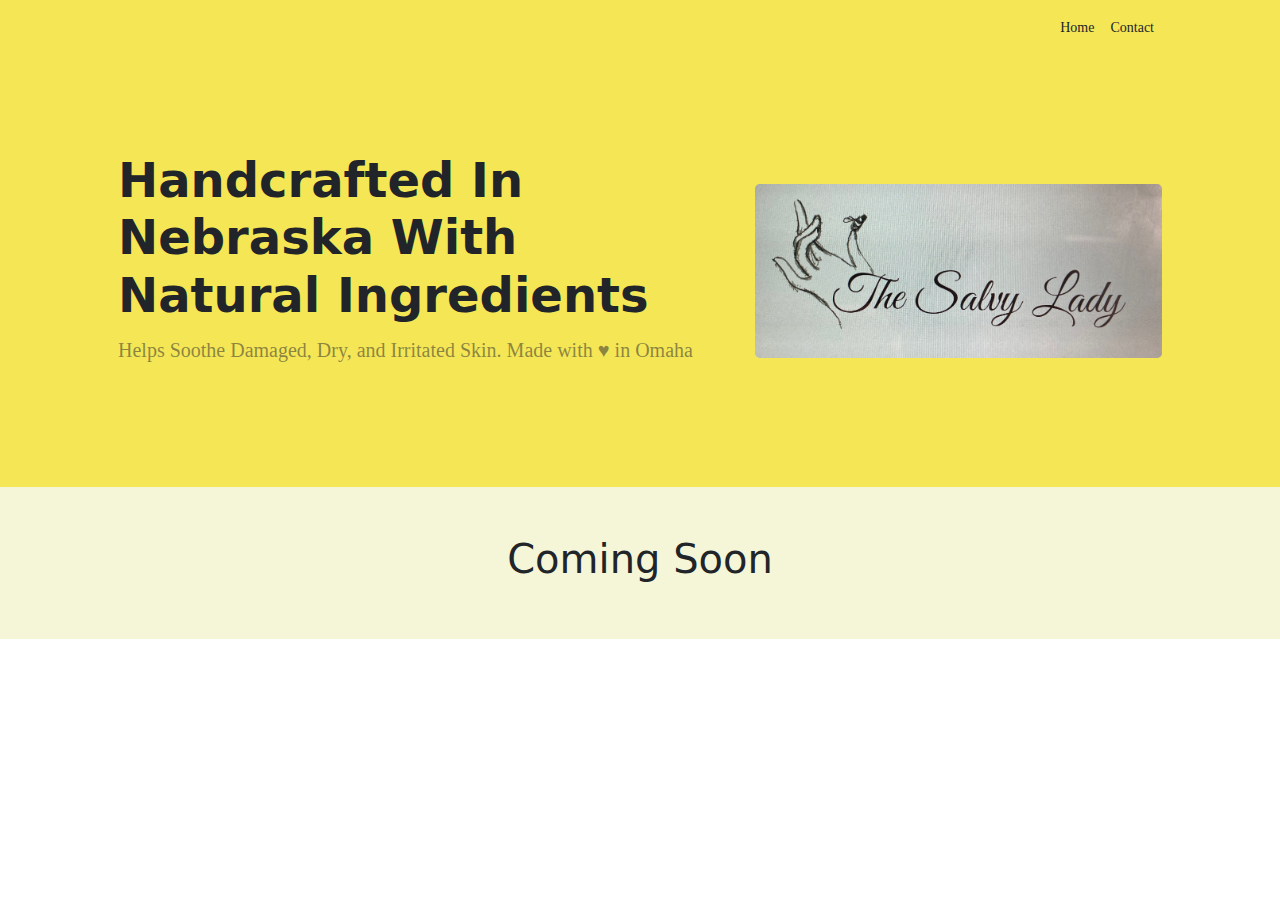
<file: index.html>
<!DOCTYPE html>
<html lang="en">
    <head>
        <meta charset="utf-8" />
        <meta name="viewport" content="width=device-width, initial-scale=1, shrink-to-fit=no" />
        <meta name="description" content="" />
        <meta name="author" content="" />
        <title>The Salvy Lady</title>
        <!-- Favicon-->
        <link rel="icon" type="image/x-icon" href="assets/hand.ico" />
        <!-- Bootstrap icons-->
        <link href="https://cdn.jsdelivr.net/npm/bootstrap-icons@1.5.0/font/bootstrap-icons.css" rel="stylesheet" />
        <!-- Core theme CSS (includes Bootstrap)-->
        <link href="css/styles.css" rel="stylesheet" />
    </head>
    <body class="d-flex flex-column h-100" >
        <main class="flex-shrink-0"  style="height: 100%">
            <!-- Navigation-->
            <nav class="navbar navbar-expand-lg navbar-dark bg-yellow-light">
                <div class="container px-5">
                    <!-- <a class="navbar-brand" href="index.html">Start Bootstrap</a> -->
                    <button class="navbar-toggler" type="button" data-bs-toggle="collapse" data-bs-target="#navbarSupportedContent" aria-controls="navbarSupportedContent" aria-expanded="false" aria-label="Toggle navigation"><span class="navbar-toggler-icon"></span></button>
                    <div class="collapse navbar-collapse" id="navbarSupportedContent">
                        <ul class="navbar-nav ms-auto mb-2 mb-lg-0">
                            <li class="nav-item"><a class="nav-link" style="color: rgb(33,37,41);" href="index.html">Home</a></li>
                            <!-- <li class="nav-item"><a class="nav-link" href="about.html">About</a></li> -->
                            <li class="nav-item"><a class="nav-link" style="color: rgb(33,37,41);" href="contact.html">Contact</a></li>
                            <!-- <li class="nav-item"><a class="nav-link" href="pricing.html">Pricing</a></li> -->
                            <!-- <li class="nav-item"><a class="nav-link" href="faq.html">FAQ</a></li> -->
                            <!-- <li class="nav-item dropdown"> -->
                                <!-- <a class="nav-link dropdown-toggle" id="navbarDropdownBlog" href="#" role="button" data-bs-toggle="dropdown" aria-expanded="false">Blog</a> -->
                                <!-- <ul class="dropdown-menu dropdown-menu-end" aria-labelledby="navbarDropdownBlog"> -->
                                    <!-- <li><a class="dropdown-item" href="blog-home.html">Blog Home</a></li> -->
                                    <!-- <li><a class="dropdown-item" href="blog-post.html">Blog Post</a></li> -->
                                <!-- </ul> -->
                            <!-- </li> -->
                            <!-- <li class="nav-item dropdown"> -->
                                <!-- <a class="nav-link dropdown-toggle" id="navbarDropdownPortfolio" href="#" role="button" data-bs-toggle="dropdown" aria-expanded="false">Portfolio</a> -->
                                <!-- <ul class="dropdown-menu dropdown-menu-end" aria-labelledby="navbarDropdownPortfolio"> -->
                                    <!-- <li><a class="dropdown-item" href="portfolio-overview.html">Portfolio Overview</a></li> -->
                                    <!-- <li><a class="dropdown-item" href="portfolio-item.html">Portfolio Item</a></li> -->
                                <!-- </ul> -->
                            <!-- </li> -->
                        </ul>
                </div>
                    </div>
            </nav>
            <!-- Header-->
            <header class="bg-yellow-light py-5">
                <div class="container px-5">
                    <div class="row gx-5 align-items-center justify-content-center">
                        <div class="col-lg-8 col-xl-7 col-xxl-6">
                            <div class="my-5 text-center text-xl-start">
                                <!-- <h1 class="display-5 fw-bolder text-white mb-2">A Bootstrap 5 template for modern businesses</h1> -->
                                <!-- <p class="lead fw-normal text-white-50 mb-4">Quickly design and customize responsive mobile-first sites with Bootstrap, the world’s most popular front-end open source toolkit!</p> -->
								<h1 class="display-5 fw-bolder text-white mb-2">Handcrafted In Nebraska With Natural Ingredients</h1>
                                <p class="lead fw-normal text-white-50 mb-4">Helps Soothe Damaged, Dry, and Irritated Skin. Made with ♥ in Omaha</p>
                                <div class="d-grid gap-3 d-sm-flex justify-content-sm-center justify-content-xl-start">
                                    <!-- <a class="btn btn-primary btn-lg px-4 me-sm-3" href="#features">Get Started</a> -->
                                    <!-- <a class="btn btn-outline-light btn-lg px-4" href="#!">Learn More</a> -->
                                </div>
                            </div>
                        </div>
                        <!-- <div class="col-xl-5 col-xxl-6 d-none d-xl-block text-center"><img class="img-fluid rounded-3 my-5" src="https://dummyimage.com/600x400/343a40/6c757d" alt="..." /></div> -->
						<div class="col-xl-5 col-xxl-6 d-none d-xl-block text-center"><img class="img-fluid rounded-3 my-5" src="assets/title_image.jpeg" alt="..." /></div>
                    </div>
                </div>
            </header>
            <!-- Features section-->
            <!-- <section class="py-5" id="features"> -->
                <!-- <div class="container px-5 my-5"> -->
                    <!-- <div class="row gx-5"> -->
                        <!-- <div class="col-lg-4 mb-5 mb-lg-0"><h2 class="fw-bolder mb-0">A better way to start building.</h2></div> -->
                        <!-- <div class="col-lg-8"> -->
                            <!-- <div class="row gx-5 row-cols-1 row-cols-md-2"> -->
                                <!-- <div class="col mb-5 h-100"> -->
                                    <!-- <div class="feature bg-primary bg-gradient text-white rounded-3 mb-3"><i class="bi bi-collection"></i></div> -->
                                    <!-- <h2 class="h5">Featured title</h2> -->
                                    <!-- <p class="mb-0">Paragraph of text beneath the heading to explain the heading. Here is just a bit more text.</p> -->
                                <!-- </div> -->
                                <!-- <div class="col mb-5 h-100"> -->
                                    <!-- <div class="feature bg-primary bg-gradient text-white rounded-3 mb-3"><i class="bi bi-building"></i></div> -->
                                    <!-- <h2 class="h5">Featured title</h2> -->
                                    <!-- <p class="mb-0">Paragraph of text beneath the heading to explain the heading. Here is just a bit more text.</p> -->
                                <!-- </div> -->
                                <!-- <div class="col mb-5 mb-md-0 h-100"> -->
                                    <!-- <div class="feature bg-primary bg-gradient text-white rounded-3 mb-3"><i class="bi bi-toggles2"></i></div> -->
                                    <!-- <h2 class="h5">Featured title</h2> -->
                                    <!-- <p class="mb-0">Paragraph of text beneath the heading to explain the heading. Here is just a bit more text.</p> -->
                                <!-- </div> -->
                                <!-- <div class="col h-100"> -->
                                    <!-- <div class="feature bg-primary bg-gradient text-white rounded-3 mb-3"><i class="bi bi-toggles2"></i></div> -->
                                    <!-- <h2 class="h5">Featured title</h2> -->
                                    <!-- <p class="mb-0">Paragraph of text beneath the heading to explain the heading. Here is just a bit more text.</p> -->
                                <!-- </div> -->
                            <!-- </div> -->
                        <!-- </div> -->
                    <!-- </div> -->
                <!-- </div> -->
            <!-- </section> -->
			
            <!-- Blog preview section-->
            <section class="py-5 bg-yellow-light_two" >
			    <h1 style="text-align: center">Coming Soon</h1>
				
                <!-- <div class="container px-5 my-5"> -->
                    <!-- <div class="row gx-5 justify-content-center"> -->
                        <!-- <!-- <div class="col-lg-8 col-xl-6"> --> 
                            <!-- <!-- <div class="text-center"> --> 
                                <!-- <!-- <h2 class="fw-bolder">From our blog</h2> --> 
                                <!-- <!-- <p class="lead fw-normal text-muted mb-5">Lorem ipsum, dolor sit amet consectetur adipisicing elit. Eaque fugit ratione dicta mollitia. Officiis ad.</p> --> 
                            <!-- <!-- </div> --> 
                        <!-- <!-- </div> --> 
                    <!-- </div> -->
                    <!-- <div class="row gx-5"> -->
                        <!-- <div class="col-lg-4 mb-5"> -->
                            <!-- <div class="card h-100 shadow border-0"> -->
                                <!-- <img class="card-img-top" src="assets/salve_set1.jpeg" alt="..." /> -->
                                <!-- <div class="card-body p-4"> -->
                                    <!-- <!-- <div class="badge bg-primary bg-gradient rounded-pill mb-2">News</div> --> 
                                    <!-- <a class="text-decoration-none link-dark stretched-link" href="#!"><h5 class="card-title mb-3">Blog post title</h5></a> -->
                                    <!-- <p class="card-text mb-0">Some quick example text to build on the card title and make up the bulk of the card's content.</p> -->
                                <!-- </div> -->

                            <!-- </div> -->
                        <!-- </div> -->
                        <!-- <div class="col-lg-4 mb-5"> -->
                            <!-- <div class="card h-100 shadow border-0"> -->
                                <!-- <img class="card-img-top" src="assets/balm_set1.jpeg" alt="..." /> -->
                                <!-- <div class="card-body p-4"> -->
                                    <!-- <!-- <div class="badge bg-primary bg-gradient rounded-pill mb-2">Media</div> --> 
                                    <!-- <a class="text-decoration-none link-dark stretched-link" href="#!"><h5 class="card-title mb-3">Another blog post title</h5></a> -->
                                    <!-- <p class="card-text mb-0">This text is a bit longer to illustrate the adaptive height of each card. Some quick example text to build on the card title and make up the bulk of the card's content.</p> -->
                                <!-- </div> -->
                                <!-- <!-- <div class="card-footer p-4 pt-0 bg-transparent border-top-0"> --> 
                                    <!-- <!-- <div class="d-flex align-items-end justify-content-between"> --> 
                                        <!-- <!-- <div class="d-flex align-items-center"> --> 
                                            <!-- <!-- <img class="rounded-circle me-3" src="https://dummyimage.com/40x40/ced4da/6c757d" alt="..." /> --> 
                                            <!-- <!-- <div class="small"> --> 
                                                <!-- <!-- <div class="fw-bold">Josiah Barclay</div> --> 
                                                <!-- <!-- <div class="text-muted">March 23, 2021 &middot; 4 min read</div> --> 
                                            <!-- <!-- </div> --> 
                                        <!-- <!-- </div> --> 
                                    <!-- <!-- </div> --> 
                                <!-- <!-- </div> --> 
                            <!-- </div> -->
                        <!-- </div> -->
                        <!-- <div class="col-lg-4 mb-5"> -->
                            <!-- <div class="card h-100 shadow border-0"> -->
                                <!-- <img class="card-img-top" src="assets/balm1.jpeg" alt="..." /> -->
                                <!-- <div class="card-body p-4"> -->
                                    <!-- <!-- <div class="badge bg-primary bg-gradient rounded-pill mb-2">News</div> --> 
                                    <!-- <a class="text-decoration-none link-dark stretched-link" href="#!"><h5 class="card-title mb-3">The last blog post title is a little bit longer than the others</h5></a> -->
                                    <!-- <p class="card-text mb-0">Some more quick example text to build on the card title and make up the bulk of the card's content.</p> -->
                                <!-- </div> -->
                                <!-- <!-- <div class="card-footer p-4 pt-0 bg-transparent border-top-0"> --> 
                                    <!-- <!-- <div class="d-flex align-items-end justify-content-between"> --> 
                                        <!-- <!-- <div class="d-flex align-items-center"> --> 
                                            <!-- <!-- <img class="rounded-circle me-3" src="https://dummyimage.com/40x40/ced4da/6c757d" alt="..." /> --> 
                                            <!-- <!-- <div class="small"> --> 
                                                <!-- <!-- <div class="fw-bold">Evelyn Martinez</div> --> 
                                                <!-- <!-- <div class="text-muted">April 2, 2021 &middot; 10 min read</div> --> 
                                            <!-- <!-- </div> --> 
                                        <!-- <!-- </div> --> 
                                    <!-- <!-- </div> --> 
                                <!-- <!-- </div> --> 
                            <!-- </div> -->
                        <!-- </div> -->
                    <!-- </div> -->
                    <!-- <!-- Call to action--> 
                    <!-- <!-- <aside class="bg-primary bg-gradient rounded-3 p-4 p-sm-5 mt-5"> --> 
                        <!-- <!-- <div class="d-flex align-items-center justify-content-between flex-column flex-xl-row text-center text-xl-start"> --> 
                            <!-- <!-- <div class="mb-4 mb-xl-0"> --> 
                                <!-- <!-- <div class="fs-3 fw-bold text-white">New products, delivered to you.</div> --> 
                                <!-- <!-- <div class="text-white-50">Sign up for our newsletter for the latest updates.</div> --> 
                            <!-- <!-- </div> --> 
                            <!-- <!-- <div class="ms-xl-4"> --> 
                                <!-- <!-- <div class="input-group mb-2"> --> 
                                    <!-- <!-- <input class="form-control" type="text" placeholder="Email address..." aria-label="Email address..." aria-describedby="button-newsletter" /> --> 
                                    <!-- <!-- <button class="btn btn-outline-light" id="button-newsletter" type="button">Sign up</button> --> 
                                <!-- <!-- </div> --> 
                                <!-- <!-- <div class="small text-white-50">We care about privacy, and will never share your data.</div> --> 
                            <!-- <!-- </div> --> 
                        <!-- <!-- </div> --> 
                    <!-- <!-- </aside> --> 
                <!-- </div> -->
				<!-- <div class="container px-5 my-5"> -->
                    <!-- <div class="row gx-5 justify-content-center"> -->
                        <!-- <!-- <div class="col-lg-8 col-xl-6"> --> 
                            <!-- <!-- <div class="text-center"> --> 
                                <!-- <!-- <h2 class="fw-bolder">From our blog</h2> --> 
                                <!-- <!-- <p class="lead fw-normal text-muted mb-5">Lorem ipsum, dolor sit amet consectetur adipisicing elit. Eaque fugit ratione dicta mollitia. Officiis ad.</p> --> 
                            <!-- <!-- </div> --> 
                        <!-- <!-- </div> --> 
                    <!-- </div> -->
                    <!-- <div class="row gx-5"> -->
                        <!-- <div class="col-lg-4 mb-5"> -->
                            <!-- <div class="card h-100 shadow border-0"> -->
                                <!-- <img class="card-img-top" src="assets/salve1.jpeg" alt="..." /> -->
                                <!-- <div class="card-body p-4"> -->
                                    <!-- <!-- <div class="badge bg-primary bg-gradient rounded-pill mb-2">News</div> --> 
                                    <!-- <a class="text-decoration-none link-dark stretched-link" href="#!"><h5 class="card-title mb-3">Blog post title</h5></a> -->
                                    <!-- <p class="card-text mb-0">Some quick example text to build on the card title and make up the bulk of the card's content.</p> -->
                                <!-- </div> -->
                                <!-- <!-- <div class="card-footer p-4 pt-0 bg-transparent border-top-0"> --> 
                                    <!-- <!-- <div class="d-flex align-items-end justify-content-between"> --> 
                                        <!-- <!-- <div class="d-flex align-items-center"> --> 
                                            <!-- <!-- <img class="rounded-circle me-3" src="https://dummyimage.com/40x40/ced4da/6c757d" alt="..." /> --> 
                                            <!-- <!-- <div class="small"> --> 
                                                <!-- <!-- <div class="fw-bold">Kelly Rowan</div> --> 
                                                <!-- <!-- <div class="text-muted">March 12, 2021 &middot; 6 min read</div> --> 
                                            <!-- <!-- </div> --> 
                                        <!-- <!-- </div> --> 
                                    <!-- <!-- </div> --> 
                                <!-- <!-- </div> --> 
                            <!-- </div> -->
                        <!-- </div> -->
                        <!-- <div class="col-lg-4 mb-5"> -->
                            <!-- <div class="card h-100 shadow border-0"> -->
                                <!-- <img class="card-img-top" src="assets/olive_marlo_600_350.jpeg" alt="..." /> -->
                                <!-- <div class="card-body p-4"> -->
                                    <!-- <!-- <div class="badge bg-primary bg-gradient rounded-pill mb-2">Media</div> --> 
                                    <!-- <a class="text-decoration-none link-dark stretched-link" href="#!"><h5 class="card-title mb-3">10% of profits go to buying boxes for cats</h5></a> -->
                                    <!-- <p class="card-text mb-0">3/10 cats have insufficient access card board boxes. This is a critical issue that causes thousands of cats irreparable emotional damage each day.</p> -->
                                <!-- </div> -->
                                <!-- <!-- <div class="card-footer p-4 pt-0 bg-transparent border-top-0"> --> 
                                    <!-- <!-- <div class="d-flex align-items-end justify-content-between"> --> 
                                        <!-- <!-- <div class="d-flex align-items-center"> --> 
                                            <!-- <!-- <img class="rounded-circle me-3" src="https://dummyimage.com/40x40/ced4da/6c757d" alt="..." /> --> 
                                            <!-- <!-- <div class="small"> --> 
                                                <!-- <!-- <div class="fw-bold">Josiah Barclay</div> --> 
                                                <!-- <!-- <div class="text-muted">March 23, 2021 &middot; 4 min read</div> --> 
                                            <!-- <!-- </div> --> 
                                        <!-- <!-- </div> --> 
                                    <!-- <!-- </div> --> 
                                <!-- <!-- </div> --> 
                            <!-- </div> -->
                        <!-- </div> -->
                        <!-- <div class="col-lg-4 mb-5"> -->
                            <!-- <div class="card h-100 shadow border-0"> -->
                                <!-- <img class="card-img-top" src="assets/marlo_valentine1.jpeg" alt="..." /> -->
                                <!-- <div class="card-body p-4"> -->
                                    <!-- <!-- <div class="badge bg-primary bg-gradient rounded-pill mb-2">News</div> --> 
                                    <!-- <a class="text-decoration-none link-dark stretched-link" href="#!"><h5 class="card-title mb-3">The last blog post title is a little bit longer than the others</h5></a> -->
                                    <!-- <p class="card-text mb-0">Some more quick example text to build on the card title and make up the bulk of the card's content.</p> -->
                                <!-- </div> -->
                                <!-- <!-- <div class="card-footer p-4 pt-0 bg-transparent border-top-0"> --> 
                                    <!-- <!-- <div class="d-flex align-items-end justify-content-between"> --> 
                                        <!-- <!-- <div class="d-flex align-items-center"> --> 
                                            <!-- <!-- <img class="rounded-circle me-3" src="https://dummyimage.com/40x40/ced4da/6c757d" alt="..." /> --> 
                                            <!-- <!-- <div class="small"> --> 
                                                <!-- <!-- <div class="fw-bold">Evelyn Martinez</div> --> 
                                                <!-- <!-- <div class="text-muted">April 2, 2021 &middot; 10 min read</div> --> 
                                            <!-- <!-- </div> --> 
                                        <!-- <!-- </div> --> 
                                    <!-- <!-- </div> --> 
                                <!-- <!-- </div> --> 
                            <!-- </div> -->
                        <!-- </div> -->
                    <!-- </div> -->
                    <!-- <!-- Call to action--> 
                    <!-- <!-- <aside class="bg-primary bg-gradient rounded-3 p-4 p-sm-5 mt-5"> --> 
                        <!-- <!-- <div class="d-flex align-items-center justify-content-between flex-column flex-xl-row text-center text-xl-start"> --> 
                            <!-- <!-- <div class="mb-4 mb-xl-0"> --> 
                                <!-- <!-- <div class="fs-3 fw-bold text-white">New products, delivered to you.</div> --> 
                                <!-- <!-- <div class="text-white-50">Sign up for our newsletter for the latest updates.</div> --> 
                            <!-- <!-- </div> --> 
                            <!-- <!-- <div class="ms-xl-4"> --> 
                                <!-- <!-- <div class="input-group mb-2"> --> 
                                    <!-- <!-- <input class="form-control" type="text" placeholder="Email address..." aria-label="Email address..." aria-describedby="button-newsletter" /> --> 
                                    <!-- <!-- <button class="btn btn-outline-light" id="button-newsletter" type="button">Sign up</button> --> 
                                <!-- <!-- </div> --> 
                                <!-- <!-- <div class="small text-white-50">We care about privacy, and will never share your data.</div> --> 
                            <!-- <!-- </div> --> 
                        <!-- <!-- </div> --> 
                    <!-- <!-- </aside> --> 
                <!-- </div> -->
            </section>
			<!-- Testimonial section -->
            <!-- <div class="py-5 bg-yellow-light_three"> -->
                <!-- <div class="container px-5 my-5"> -->
                    <!-- <div class="row gx-5 justify-content-center"> -->
                        <!-- <div class="col-lg-10 col-xl-7"> -->
                            <!-- <div class="text-center"> -->
							
                                <!-- <div class="fs-4 mb-4 fst-italic">"Our passion is making quality care items. Look for our products in Omaha farmer's markets starting Spring 2022."</div> -->
								<!-- <div class="fs-4 mb-4 fst-italic">"Making the highest quality salves, balms, and clothing. "</div> -->
                                <!-- <div class="d-flex align-items-center justify-content-center"> -->
                                    <!-- <img class="rounded-circle me-3" style="width: 75px; height: 75px;" src="assets/olive_600_350.jpeg" alt="..." /> -->
                                    <!-- <div class="fw-bold"> -->
                                        <!-- Mirabel Madrigal -->
                                        <!-- <span class="fw-bold mx-1" style="color: gray;">/</span> -->
                                        <!-- Founder, The Salvy Lady -->
                                    <!-- </div> -->
                                <!-- </div> -->
                            <!-- </div> -->
                        <!-- </div> -->
                    <!-- </div> -->
                <!-- </div> -->
            <!-- </div> -->
			
        </main>
        <!-- Footer-->
        <!-- <footer class="bg-yellow-light py-4 mt-auto"> -->
            <!-- <div class="container px-5"> -->
                <!-- <div class="row align-items-center justify-content-between flex-column flex-sm-row"> -->
                    <!-- <div class="col-auto"><div class="small m-0 text-white">Copyright &copy; Your Website 2021</div></div> -->
                    <!-- <div class="col-auto"> -->
                        <!-- <a class="link-light small" href="#!">Privacy</a> -->
                        <!-- <span class="text-white mx-1">&middot;</span> -->
                        <!-- <a class="link-light small" href="#!">Terms</a> -->
                        <!-- <span class="text-white mx-1">&middot;</span> -->
                        <!-- <a class="link-light small" href="#!">Contact</a> -->
                    <!-- </div> -->
                <!-- </div> -->
            <!-- </div> -->
        <!-- </footer> -->
        <!-- Bootstrap core JS-->
        <script src="https://cdn.jsdelivr.net/npm/bootstrap@5.1.3/dist/js/bootstrap.bundle.min.js"></script>
        <!-- Core theme JS-->
        <script src="js/scripts.js"></script>
    </body>
</html>
</file>
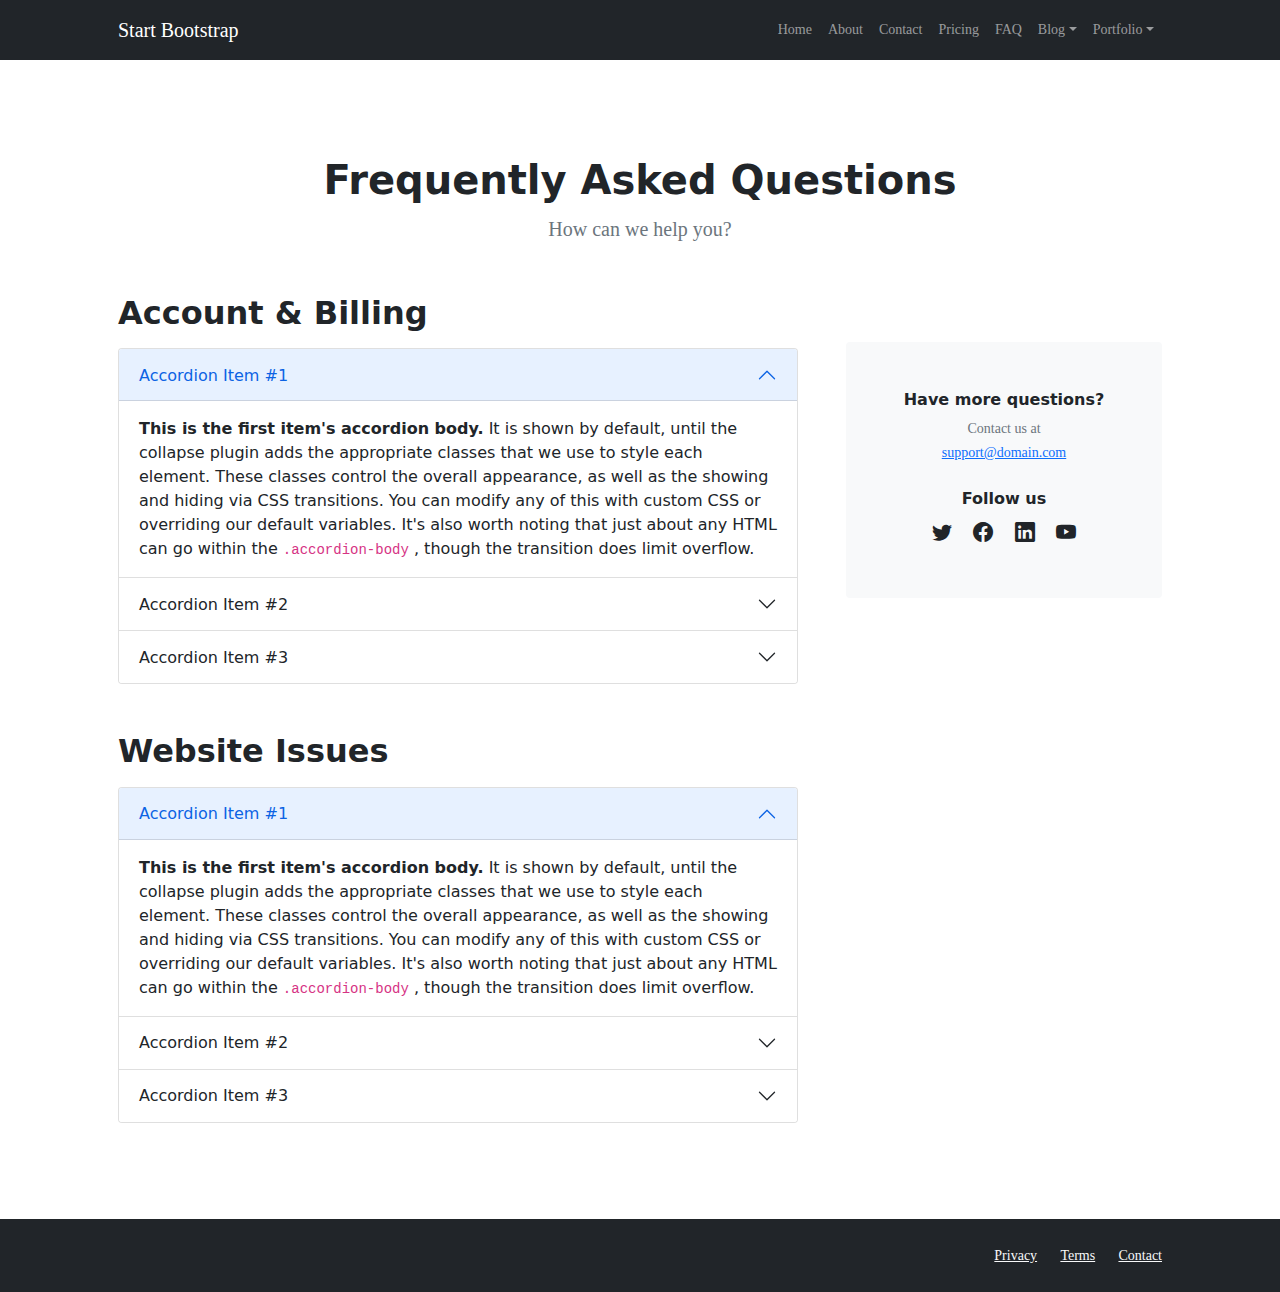
<file: faq.html>
<!DOCTYPE html>
<html lang="en">
    <head>
        <meta charset="utf-8" />
        <meta name="viewport" content="width=device-width, initial-scale=1, shrink-to-fit=no" />
        <meta name="description" content="" />
        <meta name="author" content="" />
        <title>Modern Business - Start Bootstrap Template</title>
        <!-- Favicon-->
        <link rel="icon" type="image/x-icon" href="assets/favicon.ico" />
        <!-- Bootstrap icons-->
        <link href="https://cdn.jsdelivr.net/npm/bootstrap-icons@1.5.0/font/bootstrap-icons.css" rel="stylesheet" />
        <!-- Core theme CSS (includes Bootstrap)-->
        <link href="css/styles.css" rel="stylesheet" />
    </head>
    <body class="d-flex flex-column h-100">
        <main class="flex-shrink-0">
            <!-- Navigation-->
            <nav class="navbar navbar-expand-lg navbar-dark bg-dark">
                <div class="container px-5">
                    <a class="navbar-brand" href="index.html">Start Bootstrap</a>
                    <button class="navbar-toggler" type="button" data-bs-toggle="collapse" data-bs-target="#navbarSupportedContent" aria-controls="navbarSupportedContent" aria-expanded="false" aria-label="Toggle navigation"><span class="navbar-toggler-icon"></span></button>
                    <div class="collapse navbar-collapse" id="navbarSupportedContent">
                        <ul class="navbar-nav ms-auto mb-2 mb-lg-0">
                            <li class="nav-item"><a class="nav-link" href="index.html">Home</a></li>
                            <li class="nav-item"><a class="nav-link" href="about.html">About</a></li>
                            <li class="nav-item"><a class="nav-link" href="contact.html">Contact</a></li>
                            <li class="nav-item"><a class="nav-link" href="pricing.html">Pricing</a></li>
                            <li class="nav-item"><a class="nav-link" href="faq.html">FAQ</a></li>
                            <li class="nav-item dropdown">
                                <a class="nav-link dropdown-toggle" id="navbarDropdownBlog" href="#" role="button" data-bs-toggle="dropdown" aria-expanded="false">Blog</a>
                                <ul class="dropdown-menu dropdown-menu-end" aria-labelledby="navbarDropdownBlog">
                                    <li><a class="dropdown-item" href="blog-home.html">Blog Home</a></li>
                                    <li><a class="dropdown-item" href="blog-post.html">Blog Post</a></li>
                                </ul>
                            </li>
                            <li class="nav-item dropdown">
                                <a class="nav-link dropdown-toggle" id="navbarDropdownPortfolio" href="#" role="button" data-bs-toggle="dropdown" aria-expanded="false">Portfolio</a>
                                <ul class="dropdown-menu dropdown-menu-end" aria-labelledby="navbarDropdownPortfolio">
                                    <li><a class="dropdown-item" href="portfolio-overview.html">Portfolio Overview</a></li>
                                    <li><a class="dropdown-item" href="portfolio-item.html">Portfolio Item</a></li>
                                </ul>
                            </li>
                        </ul>
                    </div>
                </div>
            </nav>
            <!-- Page Content-->
            <section class="py-5">
                <div class="container px-5 my-5">
                    <div class="text-center mb-5">
                        <h1 class="fw-bolder">Frequently Asked Questions</h1>
                        <p class="lead fw-normal text-muted mb-0">How can we help you?</p>
                    </div>
                    <div class="row gx-5">
                        <div class="col-xl-8">
                            <!-- FAQ Accordion 1-->
                            <h2 class="fw-bolder mb-3">Account &amp; Billing</h2>
                            <div class="accordion mb-5" id="accordionExample">
                                <div class="accordion-item">
                                    <h3 class="accordion-header" id="headingOne"><button class="accordion-button" type="button" data-bs-toggle="collapse" data-bs-target="#collapseOne" aria-expanded="true" aria-controls="collapseOne">Accordion Item #1</button></h3>
                                    <div class="accordion-collapse collapse show" id="collapseOne" aria-labelledby="headingOne" data-bs-parent="#accordionExample">
                                        <div class="accordion-body">
                                            <strong>This is the first item's accordion body.</strong>
                                            It is shown by default, until the collapse plugin adds the appropriate classes that we use to style each element. These classes control the overall appearance, as well as the showing and hiding via CSS transitions. You can modify any of this with custom CSS or overriding our default variables. It's also worth noting that just about any HTML can go within the
                                            <code>.accordion-body</code>
                                            , though the transition does limit overflow.
                                        </div>
                                    </div>
                                </div>
                                <div class="accordion-item">
                                    <h3 class="accordion-header" id="headingTwo"><button class="accordion-button collapsed" type="button" data-bs-toggle="collapse" data-bs-target="#collapseTwo" aria-expanded="false" aria-controls="collapseTwo">Accordion Item #2</button></h3>
                                    <div class="accordion-collapse collapse" id="collapseTwo" aria-labelledby="headingTwo" data-bs-parent="#accordionExample">
                                        <div class="accordion-body">
                                            <strong>This is the second item's accordion body.</strong>
                                            It is hidden by default, until the collapse plugin adds the appropriate classes that we use to style each element. These classes control the overall appearance, as well as the showing and hiding via CSS transitions. You can modify any of this with custom CSS or overriding our default variables. It's also worth noting that just about any HTML can go within the
                                            <code>.accordion-body</code>
                                            , though the transition does limit overflow.
                                        </div>
                                    </div>
                                </div>
                                <div class="accordion-item">
                                    <h3 class="accordion-header" id="headingThree"><button class="accordion-button collapsed" type="button" data-bs-toggle="collapse" data-bs-target="#collapseThree" aria-expanded="false" aria-controls="collapseThree">Accordion Item #3</button></h3>
                                    <div class="accordion-collapse collapse" id="collapseThree" aria-labelledby="headingThree" data-bs-parent="#accordionExample">
                                        <div class="accordion-body">
                                            <strong>This is the third item's accordion body.</strong>
                                            It is hidden by default, until the collapse plugin adds the appropriate classes that we use to style each element. These classes control the overall appearance, as well as the showing and hiding via CSS transitions. You can modify any of this with custom CSS or overriding our default variables. It's also worth noting that just about any HTML can go within the
                                            <code>.accordion-body</code>
                                            , though the transition does limit overflow.
                                        </div>
                                    </div>
                                </div>
                            </div>
                            <!-- FAQ Accordion 2-->
                            <h2 class="fw-bolder mb-3">Website Issues</h2>
                            <div class="accordion mb-5 mb-xl-0" id="accordionExample2">
                                <div class="accordion-item">
                                    <h3 class="accordion-header" id="headingOne"><button class="accordion-button" type="button" data-bs-toggle="collapse" data-bs-target="#collapseOne" aria-expanded="true" aria-controls="collapseOne">Accordion Item #1</button></h3>
                                    <div class="accordion-collapse collapse show" id="collapseOne" aria-labelledby="headingOne" data-bs-parent="#accordionExample2">
                                        <div class="accordion-body">
                                            <strong>This is the first item's accordion body.</strong>
                                            It is shown by default, until the collapse plugin adds the appropriate classes that we use to style each element. These classes control the overall appearance, as well as the showing and hiding via CSS transitions. You can modify any of this with custom CSS or overriding our default variables. It's also worth noting that just about any HTML can go within the
                                            <code>.accordion-body</code>
                                            , though the transition does limit overflow.
                                        </div>
                                    </div>
                                </div>
                                <div class="accordion-item">
                                    <h3 class="accordion-header" id="headingTwo"><button class="accordion-button collapsed" type="button" data-bs-toggle="collapse" data-bs-target="#collapseTwo" aria-expanded="false" aria-controls="collapseTwo">Accordion Item #2</button></h3>
                                    <div class="accordion-collapse collapse" id="collapseTwo" aria-labelledby="headingTwo" data-bs-parent="#accordionExample2">
                                        <div class="accordion-body">
                                            <strong>This is the second item's accordion body.</strong>
                                            It is hidden by default, until the collapse plugin adds the appropriate classes that we use to style each element. These classes control the overall appearance, as well as the showing and hiding via CSS transitions. You can modify any of this with custom CSS or overriding our default variables. It's also worth noting that just about any HTML can go within the
                                            <code>.accordion-body</code>
                                            , though the transition does limit overflow.
                                        </div>
                                    </div>
                                </div>
                                <div class="accordion-item">
                                    <h3 class="accordion-header" id="headingThree"><button class="accordion-button collapsed" type="button" data-bs-toggle="collapse" data-bs-target="#collapseThree" aria-expanded="false" aria-controls="collapseThree">Accordion Item #3</button></h3>
                                    <div class="accordion-collapse collapse" id="collapseThree" aria-labelledby="headingThree" data-bs-parent="#accordionExample2">
                                        <div class="accordion-body">
                                            <strong>This is the third item's accordion body.</strong>
                                            It is hidden by default, until the collapse plugin adds the appropriate classes that we use to style each element. These classes control the overall appearance, as well as the showing and hiding via CSS transitions. You can modify any of this with custom CSS or overriding our default variables. It's also worth noting that just about any HTML can go within the
                                            <code>.accordion-body</code>
                                            , though the transition does limit overflow.
                                        </div>
                                    </div>
                                </div>
                            </div>
                        </div>
                        <div class="col-xl-4">
                            <div class="card border-0 bg-light mt-xl-5">
                                <div class="card-body p-4 py-lg-5">
                                    <div class="d-flex align-items-center justify-content-center">
                                        <div class="text-center">
                                            <div class="h6 fw-bolder">Have more questions?</div>
                                            <p class="text-muted mb-4">
                                                Contact us at
                                                <br />
                                                <a href="#!">support@domain.com</a>
                                            </p>
                                            <div class="h6 fw-bolder">Follow us</div>
                                            <a class="fs-5 px-2 link-dark" href="#!"><i class="bi-twitter"></i></a>
                                            <a class="fs-5 px-2 link-dark" href="#!"><i class="bi-facebook"></i></a>
                                            <a class="fs-5 px-2 link-dark" href="#!"><i class="bi-linkedin"></i></a>
                                            <a class="fs-5 px-2 link-dark" href="#!"><i class="bi-youtube"></i></a>
                                        </div>
                                    </div>
                                </div>
                            </div>
                        </div>
                    </div>
                </div>
            </section>
        </main>
        <!-- Footer-->
        <footer class="bg-dark py-4 mt-auto">
            <div class="container px-5">
                <div class="row align-items-center justify-content-between flex-column flex-sm-row">
                    <div class="col-auto"><div class="small m-0 text-white">Copyright &copy; Your Website 2021</div></div>
                    <div class="col-auto">
                        <a class="link-light small" href="#!">Privacy</a>
                        <span class="text-white mx-1">&middot;</span>
                        <a class="link-light small" href="#!">Terms</a>
                        <span class="text-white mx-1">&middot;</span>
                        <a class="link-light small" href="#!">Contact</a>
                    </div>
                </div>
            </div>
        </footer>
        <!-- Bootstrap core JS-->
        <script src="https://cdn.jsdelivr.net/npm/bootstrap@5.1.3/dist/js/bootstrap.bundle.min.js"></script>
        <!-- Core theme JS-->
        <script src="js/scripts.js"></script>
    </body>
</html>
</file>
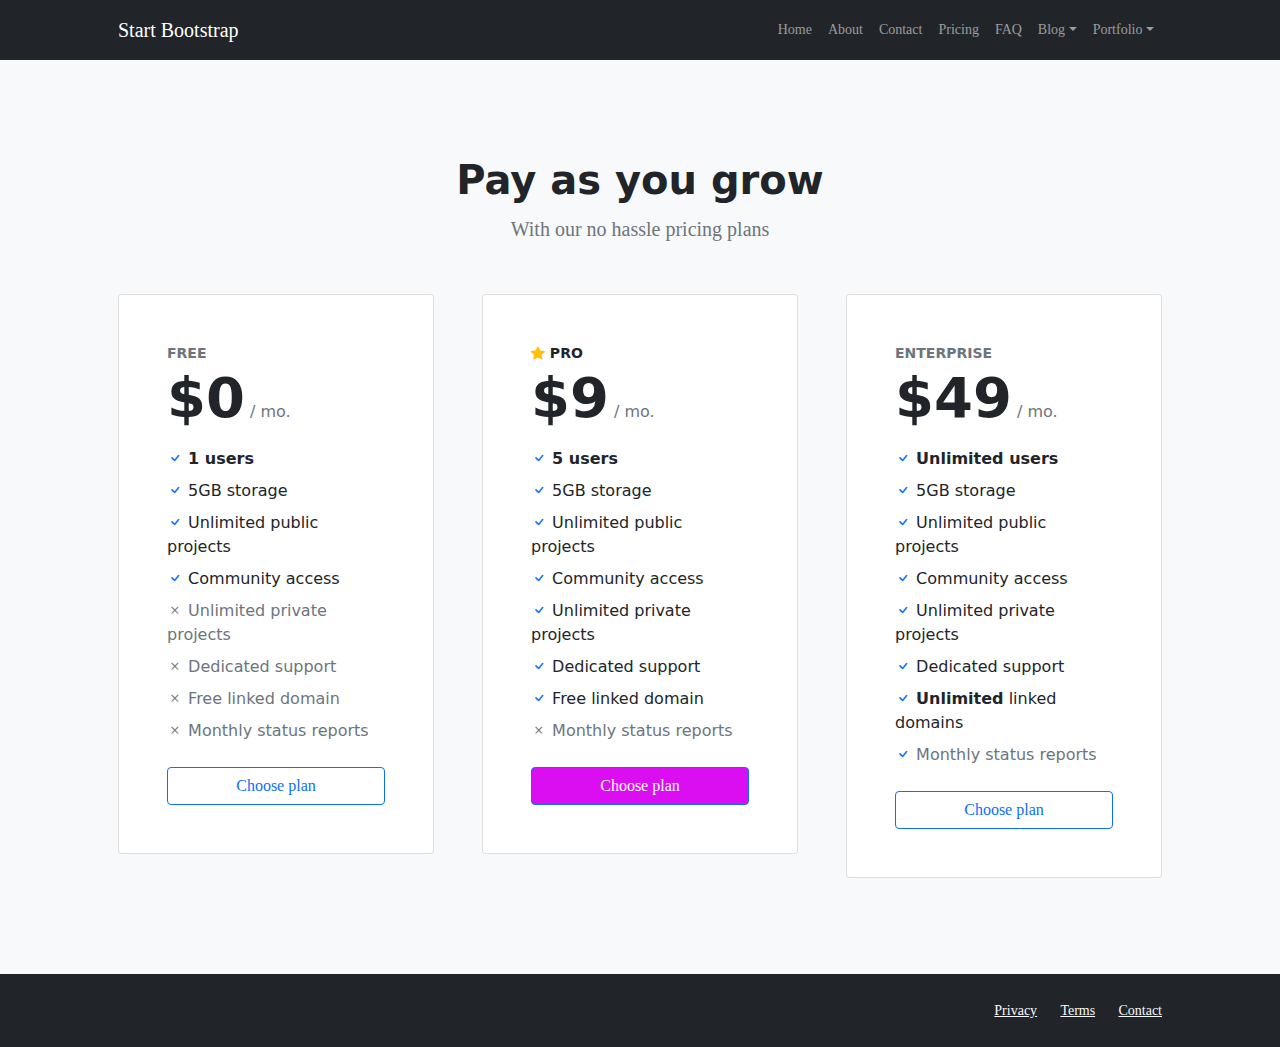
<file: pricing.html>
<!DOCTYPE html>
<html lang="en">
    <head>
        <meta charset="utf-8" />
        <meta name="viewport" content="width=device-width, initial-scale=1, shrink-to-fit=no" />
        <meta name="description" content="" />
        <meta name="author" content="" />
        <title>Modern Business - Start Bootstrap Template</title>
        <!-- Favicon-->
        <link rel="icon" type="image/x-icon" href="assets/favicon.ico" />
        <!-- Bootstrap icons-->
        <link href="https://cdn.jsdelivr.net/npm/bootstrap-icons@1.5.0/font/bootstrap-icons.css" rel="stylesheet" />
        <!-- Core theme CSS (includes Bootstrap)-->
        <link href="css/styles.css" rel="stylesheet" />
    </head>
    <body class="d-flex flex-column">
        <main class="flex-shrink-0">
            <!-- Navigation-->
            <nav class="navbar navbar-expand-lg navbar-dark bg-dark">
                <div class="container px-5">
                    <a class="navbar-brand" href="index.html">Start Bootstrap</a>
                    <button class="navbar-toggler" type="button" data-bs-toggle="collapse" data-bs-target="#navbarSupportedContent" aria-controls="navbarSupportedContent" aria-expanded="false" aria-label="Toggle navigation"><span class="navbar-toggler-icon"></span></button>
                    <div class="collapse navbar-collapse" id="navbarSupportedContent">
                        <ul class="navbar-nav ms-auto mb-2 mb-lg-0">
                            <li class="nav-item"><a class="nav-link" href="index.html">Home</a></li>
                            <li class="nav-item"><a class="nav-link" href="about.html">About</a></li>
                            <li class="nav-item"><a class="nav-link" href="contact.html">Contact</a></li>
                            <li class="nav-item"><a class="nav-link" href="pricing.html">Pricing</a></li>
                            <li class="nav-item"><a class="nav-link" href="faq.html">FAQ</a></li>
                            <li class="nav-item dropdown">
                                <a class="nav-link dropdown-toggle" id="navbarDropdownBlog" href="#" role="button" data-bs-toggle="dropdown" aria-expanded="false">Blog</a>
                                <ul class="dropdown-menu dropdown-menu-end" aria-labelledby="navbarDropdownBlog">
                                    <li><a class="dropdown-item" href="blog-home.html">Blog Home</a></li>
                                    <li><a class="dropdown-item" href="blog-post.html">Blog Post</a></li>
                                </ul>
                            </li>
                            <li class="nav-item dropdown">
                                <a class="nav-link dropdown-toggle" id="navbarDropdownPortfolio" href="#" role="button" data-bs-toggle="dropdown" aria-expanded="false">Portfolio</a>
                                <ul class="dropdown-menu dropdown-menu-end" aria-labelledby="navbarDropdownPortfolio">
                                    <li><a class="dropdown-item" href="portfolio-overview.html">Portfolio Overview</a></li>
                                    <li><a class="dropdown-item" href="portfolio-item.html">Portfolio Item</a></li>
                                </ul>
                            </li>
                        </ul>
                    </div>
                </div>
            </nav>
            <!-- Pricing section-->
            <section class="bg-light py-5">
                <div class="container px-5 my-5">
                    <div class="text-center mb-5">
                        <h1 class="fw-bolder">Pay as you grow</h1>
                        <p class="lead fw-normal text-muted mb-0">With our no hassle pricing plans</p>
                    </div>
                    <div class="row gx-5 justify-content-center">
                        <!-- Pricing card free-->
                        <div class="col-lg-6 col-xl-4">
                            <div class="card mb-5 mb-xl-0">
                                <div class="card-body p-5">
                                    <div class="small text-uppercase fw-bold text-muted">Free</div>
                                    <div class="mb-3">
                                        <span class="display-4 fw-bold">$0</span>
                                        <span class="text-muted">/ mo.</span>
                                    </div>
                                    <ul class="list-unstyled mb-4">
                                        <li class="mb-2">
                                            <i class="bi bi-check text-primary"></i>
                                            <strong>1 users</strong>
                                        </li>
                                        <li class="mb-2">
                                            <i class="bi bi-check text-primary"></i>
                                            5GB storage
                                        </li>
                                        <li class="mb-2">
                                            <i class="bi bi-check text-primary"></i>
                                            Unlimited public projects
                                        </li>
                                        <li class="mb-2">
                                            <i class="bi bi-check text-primary"></i>
                                            Community access
                                        </li>
                                        <li class="mb-2 text-muted">
                                            <i class="bi bi-x"></i>
                                            Unlimited private projects
                                        </li>
                                        <li class="mb-2 text-muted">
                                            <i class="bi bi-x"></i>
                                            Dedicated support
                                        </li>
                                        <li class="mb-2 text-muted">
                                            <i class="bi bi-x"></i>
                                            Free linked domain
                                        </li>
                                        <li class="text-muted">
                                            <i class="bi bi-x"></i>
                                            Monthly status reports
                                        </li>
                                    </ul>
                                    <div class="d-grid"><a class="btn btn-outline-primary" href="#!">Choose plan</a></div>
                                </div>
                            </div>
                        </div>
                        <!-- Pricing card pro-->
                        <div class="col-lg-6 col-xl-4">
                            <div class="card mb-5 mb-xl-0">
                                <div class="card-body p-5">
                                    <div class="small text-uppercase fw-bold">
                                        <i class="bi bi-star-fill text-warning"></i>
                                        Pro
                                    </div>
                                    <div class="mb-3">
                                        <span class="display-4 fw-bold">$9</span>
                                        <span class="text-muted">/ mo.</span>
                                    </div>
                                    <ul class="list-unstyled mb-4">
                                        <li class="mb-2">
                                            <i class="bi bi-check text-primary"></i>
                                            <strong>5 users</strong>
                                        </li>
                                        <li class="mb-2">
                                            <i class="bi bi-check text-primary"></i>
                                            5GB storage
                                        </li>
                                        <li class="mb-2">
                                            <i class="bi bi-check text-primary"></i>
                                            Unlimited public projects
                                        </li>
                                        <li class="mb-2">
                                            <i class="bi bi-check text-primary"></i>
                                            Community access
                                        </li>
                                        <li class="mb-2">
                                            <i class="bi bi-check text-primary"></i>
                                            Unlimited private projects
                                        </li>
                                        <li class="mb-2">
                                            <i class="bi bi-check text-primary"></i>
                                            Dedicated support
                                        </li>
                                        <li class="mb-2">
                                            <i class="bi bi-check text-primary"></i>
                                            Free linked domain
                                        </li>
                                        <li class="text-muted">
                                            <i class="bi bi-x"></i>
                                            Monthly status reports
                                        </li>
                                    </ul>
                                    <div class="d-grid"><a class="btn btn-primary" href="#!">Choose plan</a></div>
                                </div>
                            </div>
                        </div>
                        <!-- Pricing card enterprise-->
                        <div class="col-lg-6 col-xl-4">
                            <div class="card">
                                <div class="card-body p-5">
                                    <div class="small text-uppercase fw-bold text-muted">Enterprise</div>
                                    <div class="mb-3">
                                        <span class="display-4 fw-bold">$49</span>
                                        <span class="text-muted">/ mo.</span>
                                    </div>
                                    <ul class="list-unstyled mb-4">
                                        <li class="mb-2">
                                            <i class="bi bi-check text-primary"></i>
                                            <strong>Unlimited users</strong>
                                        </li>
                                        <li class="mb-2">
                                            <i class="bi bi-check text-primary"></i>
                                            5GB storage
                                        </li>
                                        <li class="mb-2">
                                            <i class="bi bi-check text-primary"></i>
                                            Unlimited public projects
                                        </li>
                                        <li class="mb-2">
                                            <i class="bi bi-check text-primary"></i>
                                            Community access
                                        </li>
                                        <li class="mb-2">
                                            <i class="bi bi-check text-primary"></i>
                                            Unlimited private projects
                                        </li>
                                        <li class="mb-2">
                                            <i class="bi bi-check text-primary"></i>
                                            Dedicated support
                                        </li>
                                        <li class="mb-2">
                                            <i class="bi bi-check text-primary"></i>
                                            <strong>Unlimited</strong>
                                            linked domains
                                        </li>
                                        <li class="text-muted">
                                            <i class="bi bi-check text-primary"></i>
                                            Monthly status reports
                                        </li>
                                    </ul>
                                    <div class="d-grid"><a class="btn btn-outline-primary" href="#!">Choose plan</a></div>
                                </div>
                            </div>
                        </div>
                    </div>
                </div>
            </section>
        </main>
        <!-- Footer-->
        <footer class="bg-dark py-4 mt-auto">
            <div class="container px-5">
                <div class="row align-items-center justify-content-between flex-column flex-sm-row">
                    <div class="col-auto"><div class="small m-0 text-white">Copyright &copy; Your Website 2021</div></div>
                    <div class="col-auto">
                        <a class="link-light small" href="#!">Privacy</a>
                        <span class="text-white mx-1">&middot;</span>
                        <a class="link-light small" href="#!">Terms</a>
                        <span class="text-white mx-1">&middot;</span>
                        <a class="link-light small" href="#!">Contact</a>
                    </div>
                </div>
            </div>
        </footer>
        <!-- Bootstrap core JS-->
        <script src="https://cdn.jsdelivr.net/npm/bootstrap@5.1.3/dist/js/bootstrap.bundle.min.js"></script>
        <!-- Core theme JS-->
        <script src="js/scripts.js"></script>
    </body>
</html>
</file>
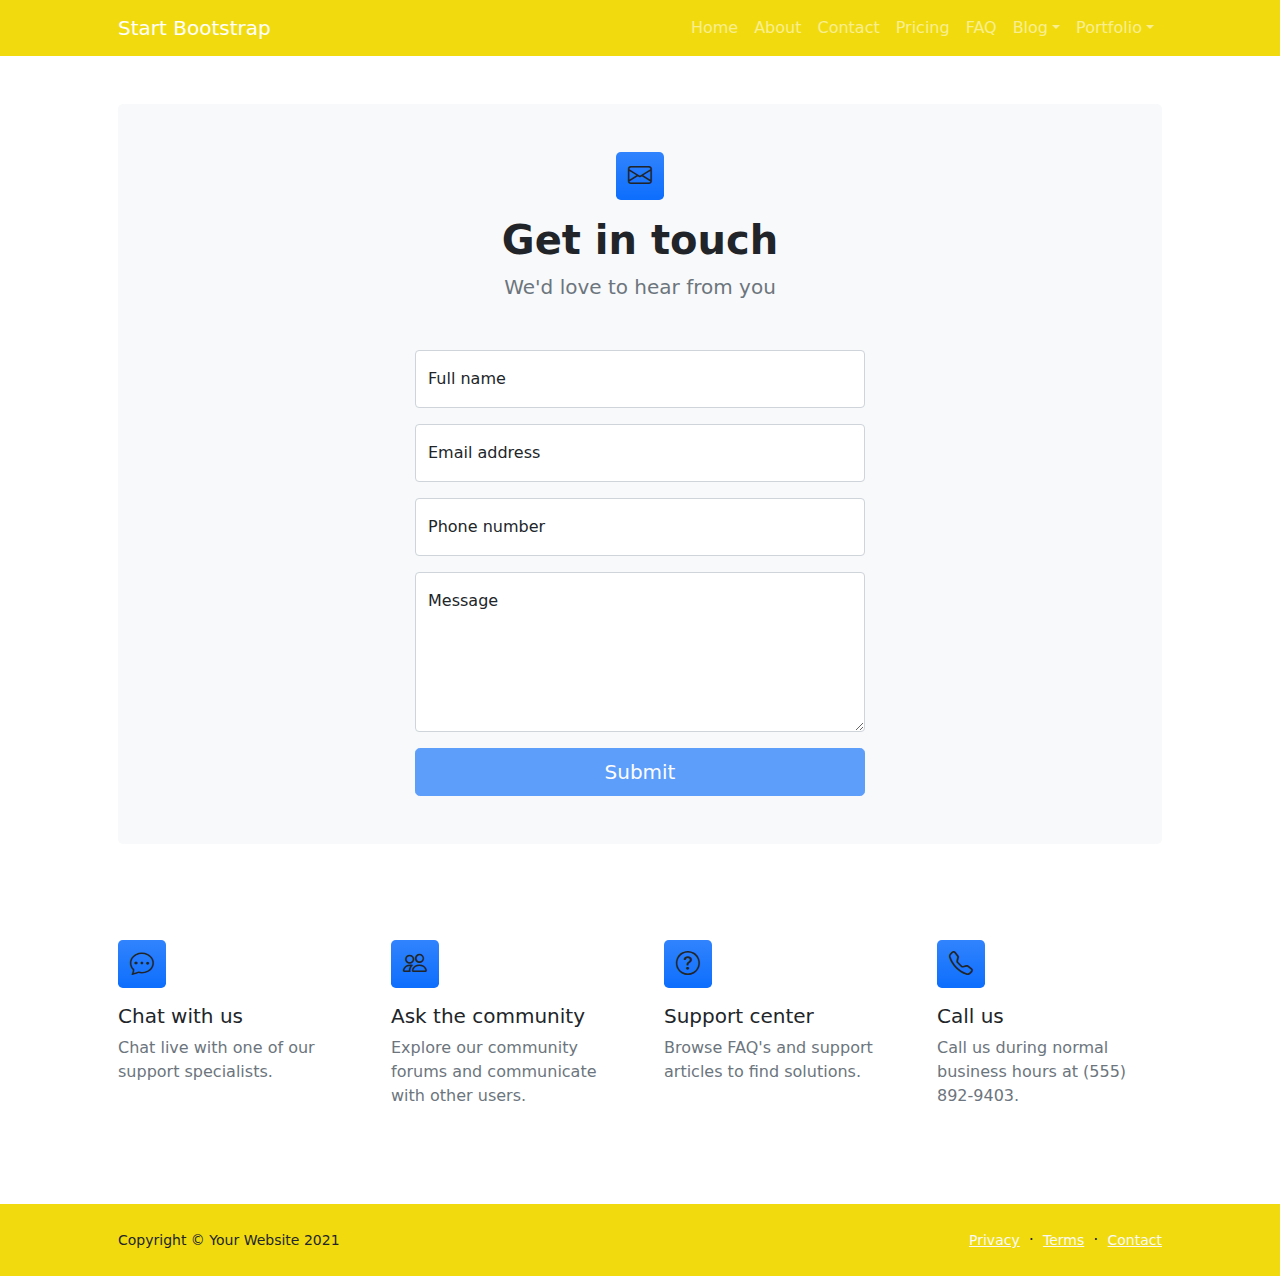
<file: originals/contact.html>
<!DOCTYPE html>
<html lang="en">
    <head>
        <meta charset="utf-8" />
        <meta name="viewport" content="width=device-width, initial-scale=1, shrink-to-fit=no" />
        <meta name="description" content />
        <meta name="author" content />
        <title>Modern Business - Start Bootstrap Template</title>
        <!-- Favicon-->
        <link rel="icon" type="image/x-icon" href="assets/favicon.ico" />
        <!-- Bootstrap icons-->
        <link href="https://cdn.jsdelivr.net/npm/bootstrap-icons@1.5.0/font/bootstrap-icons.css" rel="stylesheet" />
        <!-- Core theme CSS (includes Bootstrap)-->
        <link href="css/styles.css" rel="stylesheet" />
    </head>
    <body class="d-flex flex-column">
        <main class="flex-shrink-0">
            <!-- Navigation-->
            <nav class="navbar navbar-expand-lg navbar-dark bg-dark">
                <div class="container px-5">
                    <a class="navbar-brand" href="index.html">Start Bootstrap</a>
                    <button class="navbar-toggler" type="button" data-bs-toggle="collapse" data-bs-target="#navbarSupportedContent" aria-controls="navbarSupportedContent" aria-expanded="false" aria-label="Toggle navigation"><span class="navbar-toggler-icon"></span></button>
                    <div class="collapse navbar-collapse" id="navbarSupportedContent">
                        <ul class="navbar-nav ms-auto mb-2 mb-lg-0">
                            <li class="nav-item"><a class="nav-link" href="index.html">Home</a></li>
                            <li class="nav-item"><a class="nav-link" href="about.html">About</a></li>
                            <li class="nav-item"><a class="nav-link" href="contact.html">Contact</a></li>
                            <li class="nav-item"><a class="nav-link" href="pricing.html">Pricing</a></li>
                            <li class="nav-item"><a class="nav-link" href="faq.html">FAQ</a></li>
                            <li class="nav-item dropdown">
                                <a class="nav-link dropdown-toggle" id="navbarDropdownBlog" href="#" role="button" data-bs-toggle="dropdown" aria-expanded="false">Blog</a>
                                <ul class="dropdown-menu dropdown-menu-end" aria-labelledby="navbarDropdownBlog">
                                    <li><a class="dropdown-item" href="blog-home.html">Blog Home</a></li>
                                    <li><a class="dropdown-item" href="blog-post.html">Blog Post</a></li>
                                </ul>
                            </li>
                            <li class="nav-item dropdown">
                                <a class="nav-link dropdown-toggle" id="navbarDropdownPortfolio" href="#" role="button" data-bs-toggle="dropdown" aria-expanded="false">Portfolio</a>
                                <ul class="dropdown-menu dropdown-menu-end" aria-labelledby="navbarDropdownPortfolio">
                                    <li><a class="dropdown-item" href="portfolio-overview.html">Portfolio Overview</a></li>
                                    <li><a class="dropdown-item" href="portfolio-item.html">Portfolio Item</a></li>
                                </ul>
                            </li>
                        </ul>
                    </div>
                </div>
            </nav>
            <!-- Page content-->
            <section class="py-5">
                <div class="container px-5">
                    <!-- Contact form-->
                    <div class="bg-light rounded-3 py-5 px-4 px-md-5 mb-5">
                        <div class="text-center mb-5">
                            <div class="feature bg-primary bg-gradient text-white rounded-3 mb-3"><i class="bi bi-envelope"></i></div>
                            <h1 class="fw-bolder">Get in touch</h1>
                            <p class="lead fw-normal text-muted mb-0">We'd love to hear from you</p>
                        </div>
                        <div class="row gx-5 justify-content-center">
                            <div class="col-lg-8 col-xl-6">
                                <!-- * * * * * * * * * * * * * * *-->
                                <!-- * * SB Forms Contact Form * *-->
                                <!-- * * * * * * * * * * * * * * *-->
                                <!-- This form is pre-integrated with SB Forms.-->
                                <!-- To make this form functional, sign up at-->
                                <!-- https://startbootstrap.com/solution/contact-forms-->
                                <!-- to get an API token!-->
                                <form id="contactForm" data-sb-form-api-token="API_TOKEN">
                                    <!-- Name input-->
                                    <div class="form-floating mb-3">
                                        <input class="form-control" id="name" type="text" placeholder="Enter your name..." data-sb-validations="required" />
                                        <label for="name">Full name</label>
                                        <div class="invalid-feedback" data-sb-feedback="name:required">A name is required.</div>
                                    </div>
                                    <!-- Email address input-->
                                    <div class="form-floating mb-3">
                                        <input class="form-control" id="email" type="email" placeholder="name@example.com" data-sb-validations="required,email" />
                                        <label for="email">Email address</label>
                                        <div class="invalid-feedback" data-sb-feedback="email:required">An email is required.</div>
                                        <div class="invalid-feedback" data-sb-feedback="email:email">Email is not valid.</div>
                                    </div>
                                    <!-- Phone number input-->
                                    <div class="form-floating mb-3">
                                        <input class="form-control" id="phone" type="tel" placeholder="(123) 456-7890" data-sb-validations="required" />
                                        <label for="phone">Phone number</label>
                                        <div class="invalid-feedback" data-sb-feedback="phone:required">A phone number is required.</div>
                                    </div>
                                    <!-- Message input-->
                                    <div class="form-floating mb-3">
                                        <textarea class="form-control" id="message" type="text" placeholder="Enter your message here..." style="height: 10rem" data-sb-validations="required"></textarea>
                                        <label for="message">Message</label>
                                        <div class="invalid-feedback" data-sb-feedback="message:required">A message is required.</div>
                                    </div>
                                    <!-- Submit success message-->
                                    <!---->
                                    <!-- This is what your users will see when the form-->
                                    <!-- has successfully submitted-->
                                    <div class="d-none" id="submitSuccessMessage">
                                        <div class="text-center mb-3">
                                            <div class="fw-bolder">Form submission successful!</div>
                                            To activate this form, sign up at
                                            <br />
                                            <a href="https://startbootstrap.com/solution/contact-forms">https://startbootstrap.com/solution/contact-forms</a>
                                        </div>
                                    </div>
                                    <!-- Submit error message-->
                                    <!---->
                                    <!-- This is what your users will see when there is-->
                                    <!-- an error submitting the form-->
                                    <div class="d-none" id="submitErrorMessage"><div class="text-center text-danger mb-3">Error sending message!</div></div>
                                    <!-- Submit Button-->
                                    <div class="d-grid"><button class="btn btn-primary btn-lg disabled" id="submitButton" type="submit">Submit</button></div>
                                </form>
                            </div>
                        </div>
                    </div>
                    <!-- Contact cards-->
                    <div class="row gx-5 row-cols-2 row-cols-lg-4 py-5">
                        <div class="col">
                            <div class="feature bg-primary bg-gradient text-white rounded-3 mb-3"><i class="bi bi-chat-dots"></i></div>
                            <div class="h5 mb-2">Chat with us</div>
                            <p class="text-muted mb-0">Chat live with one of our support specialists.</p>
                        </div>
                        <div class="col">
                            <div class="feature bg-primary bg-gradient text-white rounded-3 mb-3"><i class="bi bi-people"></i></div>
                            <div class="h5">Ask the community</div>
                            <p class="text-muted mb-0">Explore our community forums and communicate with other users.</p>
                        </div>
                        <div class="col">
                            <div class="feature bg-primary bg-gradient text-white rounded-3 mb-3"><i class="bi bi-question-circle"></i></div>
                            <div class="h5">Support center</div>
                            <p class="text-muted mb-0">Browse FAQ's and support articles to find solutions.</p>
                        </div>
                        <div class="col">
                            <div class="feature bg-primary bg-gradient text-white rounded-3 mb-3"><i class="bi bi-telephone"></i></div>
                            <div class="h5">Call us</div>
                            <p class="text-muted mb-0">Call us during normal business hours at (555) 892-9403.</p>
                        </div>
                    </div>
                </div>
            </section>
        </main>
        <!-- Footer-->
        <footer class="bg-dark py-4 mt-auto">
            <div class="container px-5">
                <div class="row align-items-center justify-content-between flex-column flex-sm-row">
                    <div class="col-auto"><div class="small m-0 text-white">Copyright &copy; Your Website 2021</div></div>
                    <div class="col-auto">
                        <a class="link-light small" href="#!">Privacy</a>
                        <span class="text-white mx-1">&middot;</span>
                        <a class="link-light small" href="#!">Terms</a>
                        <span class="text-white mx-1">&middot;</span>
                        <a class="link-light small" href="#!">Contact</a>
                    </div>
                </div>
            </div>
        </footer>
        <!-- Bootstrap core JS-->
        <script src="https://cdn.jsdelivr.net/npm/bootstrap@5.1.3/dist/js/bootstrap.bundle.min.js"></script>
        <!-- Core theme JS-->
        <script src="js/scripts.js"></script>
        <!-- * * * * * * * * * * * * * * * * * * * * * * * * * * * * * * * * * * * * * * * *-->
        <!-- * *                               SB Forms JS                               * *-->
        <!-- * * Activate your form at https://startbootstrap.com/solution/contact-forms * *-->
        <!-- * * * * * * * * * * * * * * * * * * * * * * * * * * * * * * * * * * * * * * * *-->
        <script src="https://cdn.startbootstrap.com/sb-forms-latest.js"></script>
    </body>
</html>
</file>
